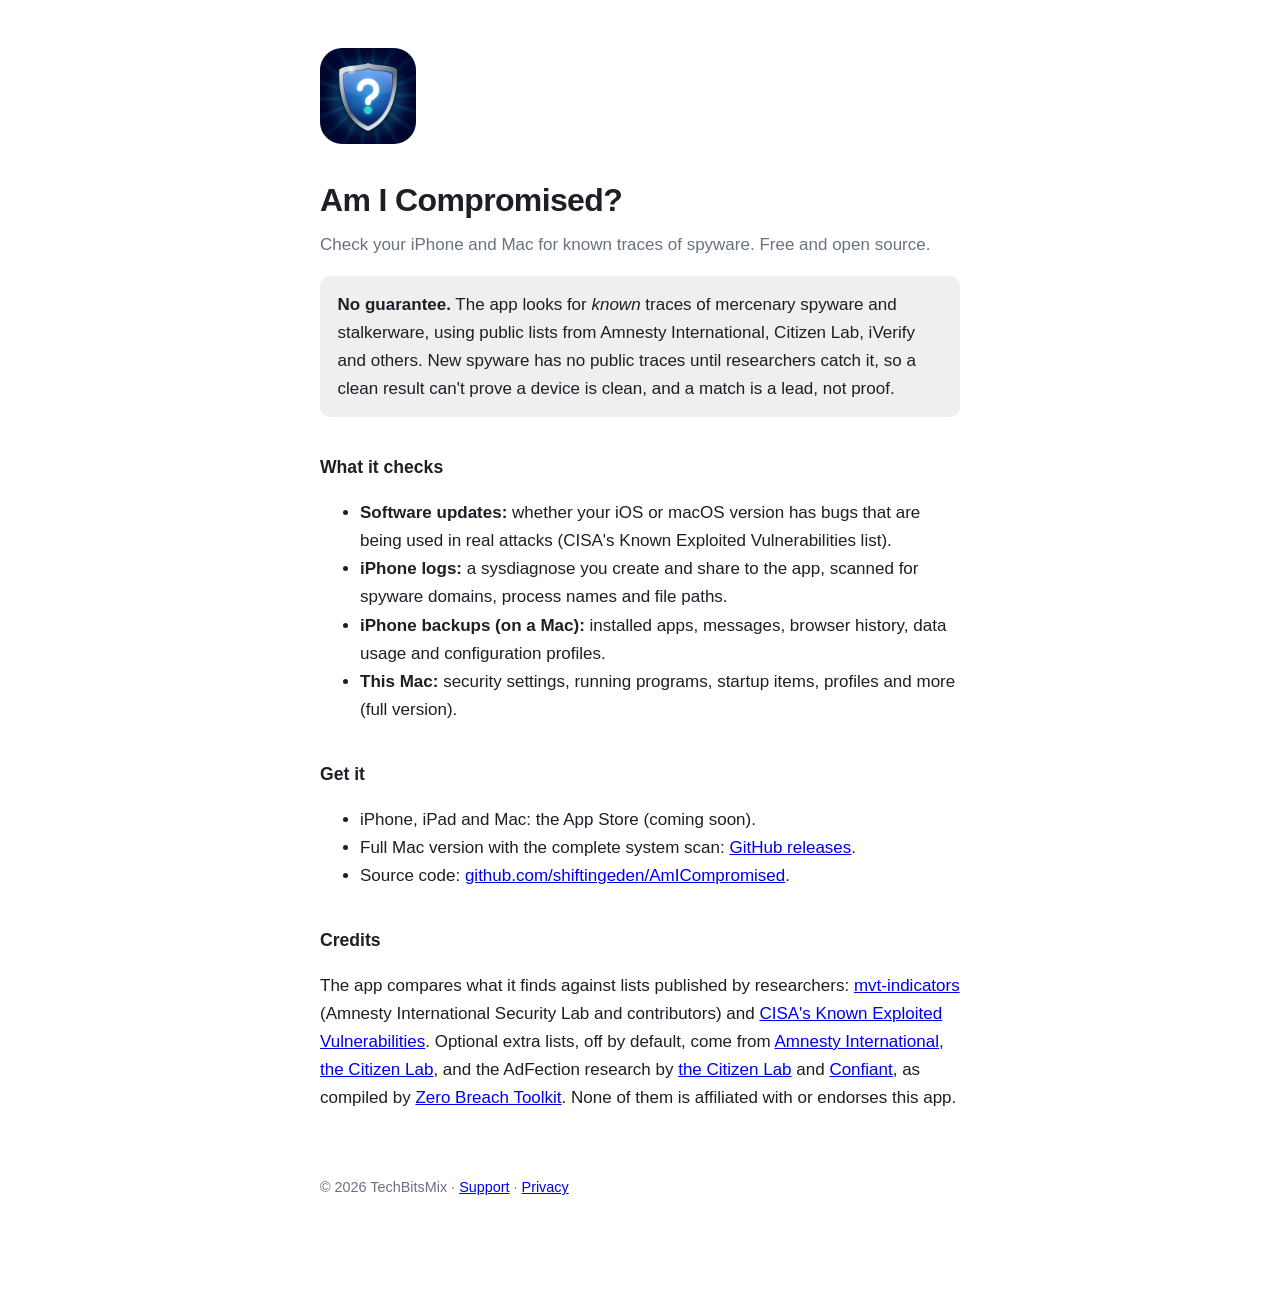
<file: docs/index.html>
<!DOCTYPE html>
<html lang="en">
<head>
<meta charset="utf-8">
<meta name="viewport" content="width=device-width, initial-scale=1">
<title>Am I Compromised?</title>
<link rel="stylesheet" href="style.css">
</head>
<body>
<img class="icon" src="icon.png" alt="">
<h1>Am I Compromised?</h1>
<p class="sub">Check your iPhone and Mac for known traces of spyware. Free and open source.</p>

<div class="highlight">
  <strong>No guarantee.</strong> The app looks for <em>known</em> traces of mercenary spyware and stalkerware, using public lists from Amnesty International, Citizen Lab, iVerify and others. New spyware has no public traces until researchers catch it, so a clean result can't prove a device is clean, and a match is a lead, not proof.
</div>

<h2>What it checks</h2>
<ul>
  <li><strong>Software updates:</strong> whether your iOS or macOS version has bugs that are being used in real attacks (CISA's Known Exploited Vulnerabilities list).</li>
  <li><strong>iPhone logs:</strong> a sysdiagnose you create and share to the app, scanned for spyware domains, process names and file paths.</li>
  <li><strong>iPhone backups (on a Mac):</strong> installed apps, messages, browser history, data usage and configuration profiles.</li>
  <li><strong>This Mac:</strong> security settings, running programs, startup items, profiles and more (full version).</li>
</ul>

<h2>Get it</h2>
<ul>
  <li>iPhone, iPad and Mac: the App Store (coming soon).</li>
  <li>Full Mac version with the complete system scan: <a href="https://github.com/shiftingeden/AmICompromised/releases/latest">GitHub releases</a>.</li>
  <li>Source code: <a href="https://github.com/shiftingeden/AmICompromised">github.com/shiftingeden/AmICompromised</a>.</li>
</ul>

<h2>Credits</h2>
<p>The app compares what it finds against lists published by researchers:
<a href="https://github.com/mvt-project/mvt-indicators">mvt-indicators</a> (Amnesty International Security Lab and contributors) and
<a href="https://www.cisa.gov/known-exploited-vulnerabilities-catalog">CISA's Known Exploited Vulnerabilities</a>.
Optional extra lists, off by default, come from
<a href="https://github.com/AmnestyTech/investigations">Amnesty International</a>,
<a href="https://github.com/citizenlab/malware-indicators">the Citizen Lab</a>, and the AdFection research by
<a href="https://citizenlab.ca/research/how-discover-tech-turned-targeted-ads-into-a-pipeline-for-spyware/">the Citizen Lab</a> and
<a href="https://blog.confiant.com/p/adint-weaponized-ad-tech-for-zero-click-spyware-and-mass-identity-vacuuming">Confiant</a>,
as compiled by <a href="https://github.com/interplains/Zero-Breach-Toolkit">Zero Breach Toolkit</a>.
None of them is affiliated with or endorses this app.</p>

<footer>© 2026 TechBitsMix · <a href="support.html">Support</a> · <a href="privacy.html">Privacy</a></footer>
</body>
</html>
</file>
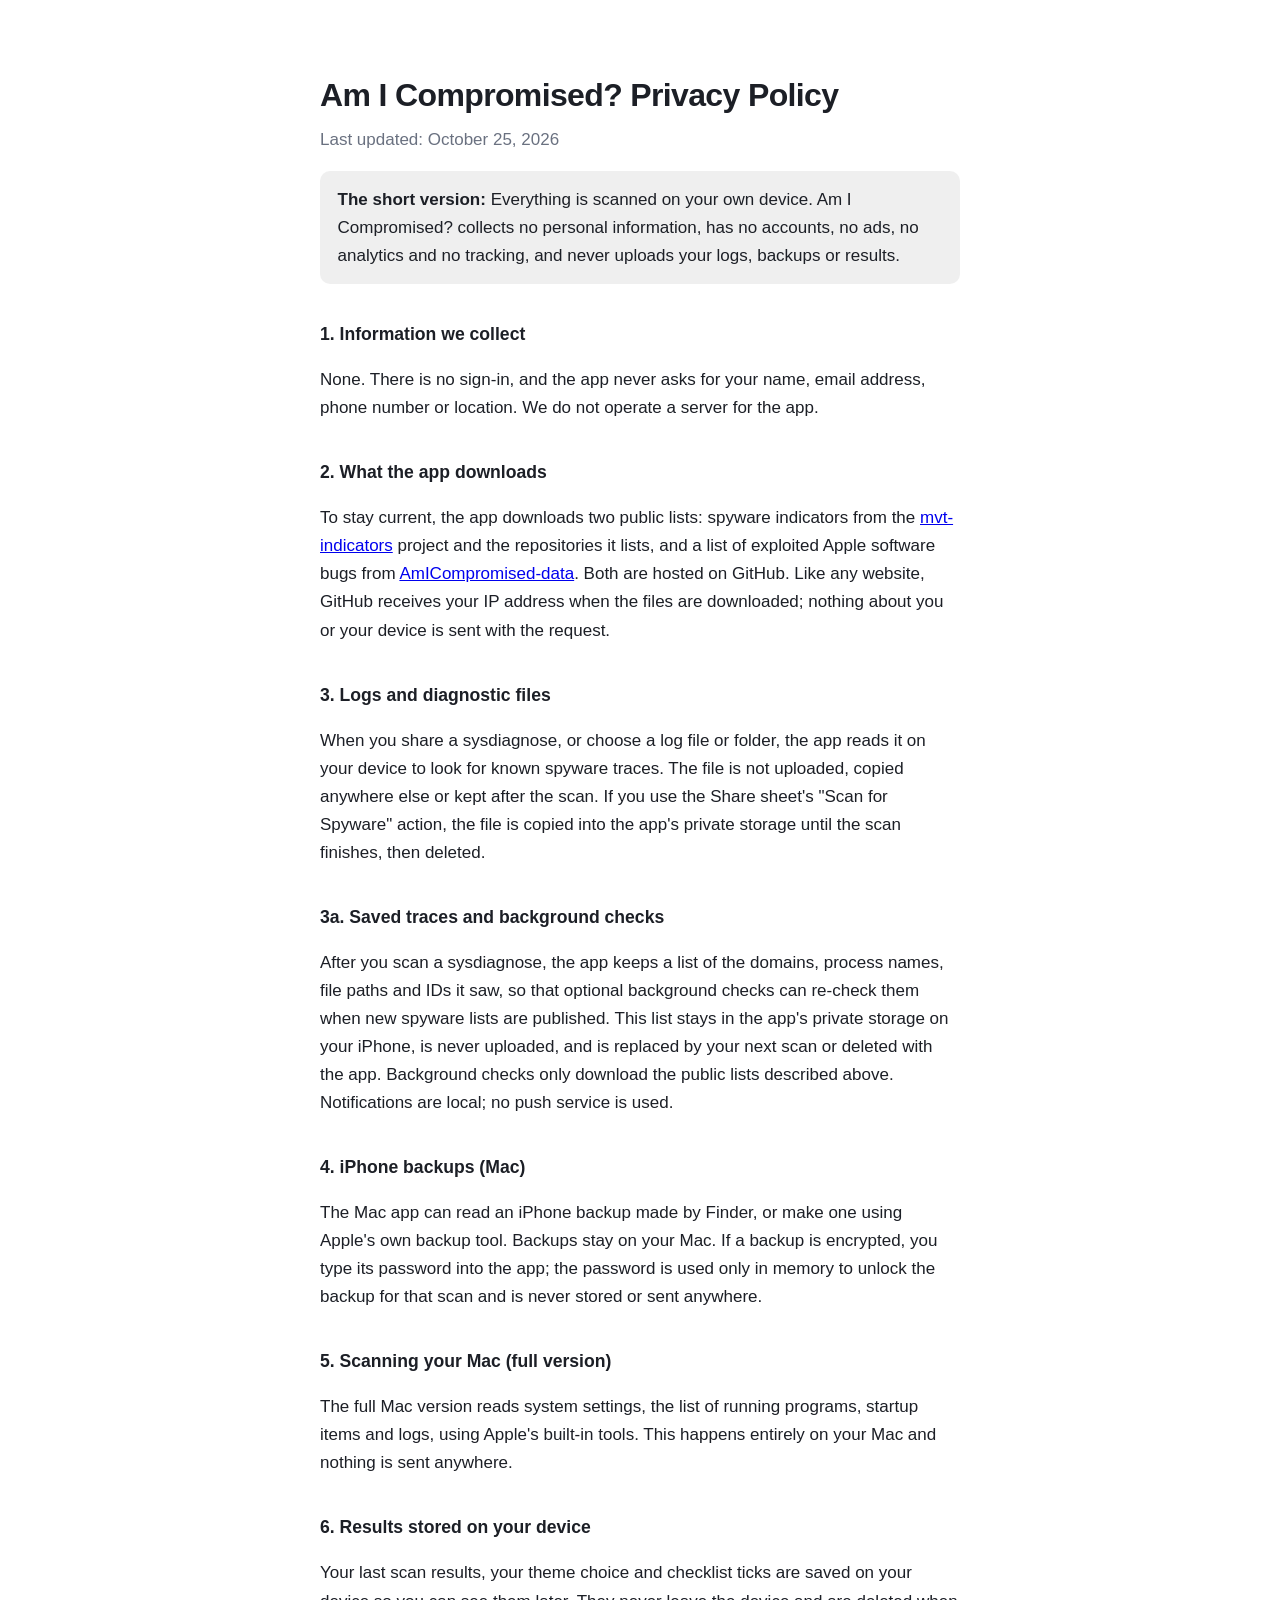
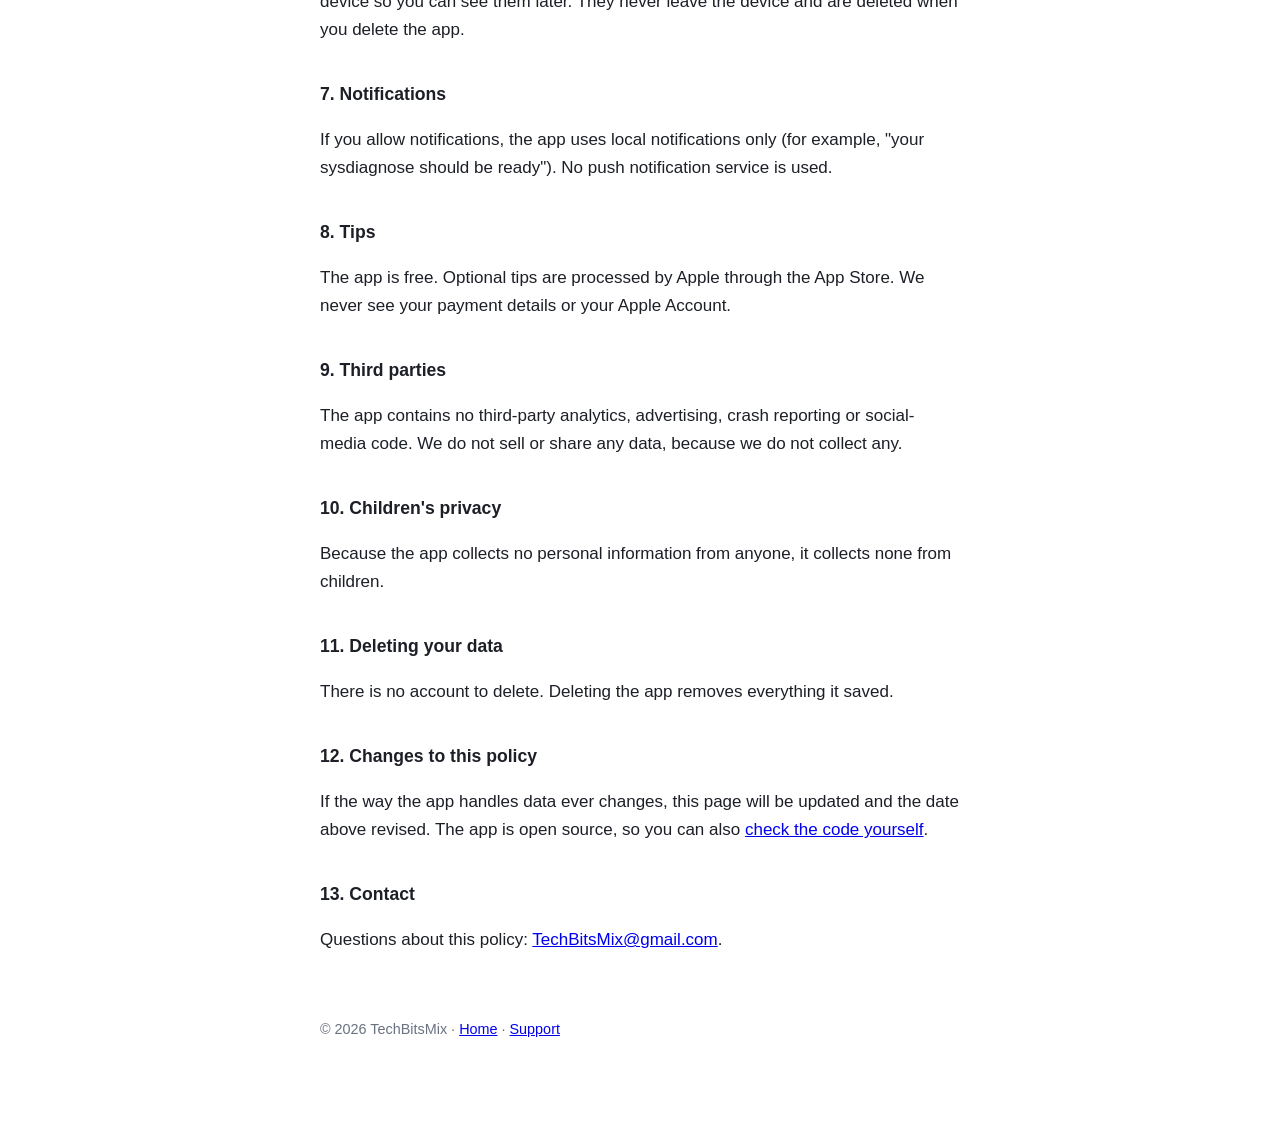
<file: docs/privacy.html>
<!DOCTYPE html>
<html lang="en">
<head>
<meta charset="utf-8">
<meta name="viewport" content="width=device-width, initial-scale=1">
<title>Am I Compromised? — Privacy Policy</title>
<link rel="stylesheet" href="style.css">
</head>
<body>
<h1>Am I Compromised? Privacy Policy</h1>
<p class="sub">Last updated: October 25, 2026</p>

<div class="highlight">
  <strong>The short version:</strong> Everything is scanned on your own device. Am I Compromised? collects no personal information, has no accounts, no ads, no analytics and no tracking, and never uploads your logs, backups or results.
</div>

<h2>1. Information we collect</h2>
<p>None. There is no sign-in, and the app never asks for your name, email address, phone number or location. We do not operate a server for the app.</p>

<h2>2. What the app downloads</h2>
<p>To stay current, the app downloads two public lists: spyware indicators from the <a href="https://github.com/mvt-project/mvt-indicators">mvt-indicators</a> project and the repositories it lists, and a list of exploited Apple software bugs from <a href="https://github.com/shiftingeden/AmICompromised-data">AmICompromised-data</a>. Both are hosted on GitHub. Like any website, GitHub receives your IP address when the files are downloaded; nothing about you or your device is sent with the request.</p>

<h2>3. Logs and diagnostic files</h2>
<p>When you share a sysdiagnose, or choose a log file or folder, the app reads it on your device to look for known spyware traces. The file is not uploaded, copied anywhere else or kept after the scan. If you use the Share sheet's "Scan for Spyware" action, the file is copied into the app's private storage until the scan finishes, then deleted.</p>

<h2>3a. Saved traces and background checks</h2>
<p>After you scan a sysdiagnose, the app keeps a list of the domains, process names, file paths and IDs it saw, so that optional background checks can re-check them when new spyware lists are published. This list stays in the app's private storage on your iPhone, is never uploaded, and is replaced by your next scan or deleted with the app. Background checks only download the public lists described above. Notifications are local; no push service is used.</p>

<h2>4. iPhone backups (Mac)</h2>
<p>The Mac app can read an iPhone backup made by Finder, or make one using Apple's own backup tool. Backups stay on your Mac. If a backup is encrypted, you type its password into the app; the password is used only in memory to unlock the backup for that scan and is never stored or sent anywhere.</p>

<h2>5. Scanning your Mac (full version)</h2>
<p>The full Mac version reads system settings, the list of running programs, startup items and logs, using Apple's built-in tools. This happens entirely on your Mac and nothing is sent anywhere.</p>

<h2>6. Results stored on your device</h2>
<p>Your last scan results, your theme choice and checklist ticks are saved on your device so you can see them later. They never leave the device and are deleted when you delete the app.</p>

<h2>7. Notifications</h2>
<p>If you allow notifications, the app uses local notifications only (for example, "your sysdiagnose should be ready"). No push notification service is used.</p>

<h2>8. Tips</h2>
<p>The app is free. Optional tips are processed by Apple through the App Store. We never see your payment details or your Apple Account.</p>

<h2>9. Third parties</h2>
<p>The app contains no third-party analytics, advertising, crash reporting or social-media code. We do not sell or share any data, because we do not collect any.</p>

<h2>10. Children's privacy</h2>
<p>Because the app collects no personal information from anyone, it collects none from children.</p>

<h2>11. Deleting your data</h2>
<p>There is no account to delete. Deleting the app removes everything it saved.</p>

<h2>12. Changes to this policy</h2>
<p>If the way the app handles data ever changes, this page will be updated and the date above revised. The app is open source, so you can also <a href="https://github.com/shiftingeden/AmICompromised">check the code yourself</a>.</p>

<h2>13. Contact</h2>
<p>Questions about this policy: <a href="mailto:TechBitsMix@gmail.com">TechBitsMix@gmail.com</a>.</p>

<footer>© 2026 TechBitsMix · <a href="index.html">Home</a> · <a href="support.html">Support</a></footer>
</body>
</html>
</file>
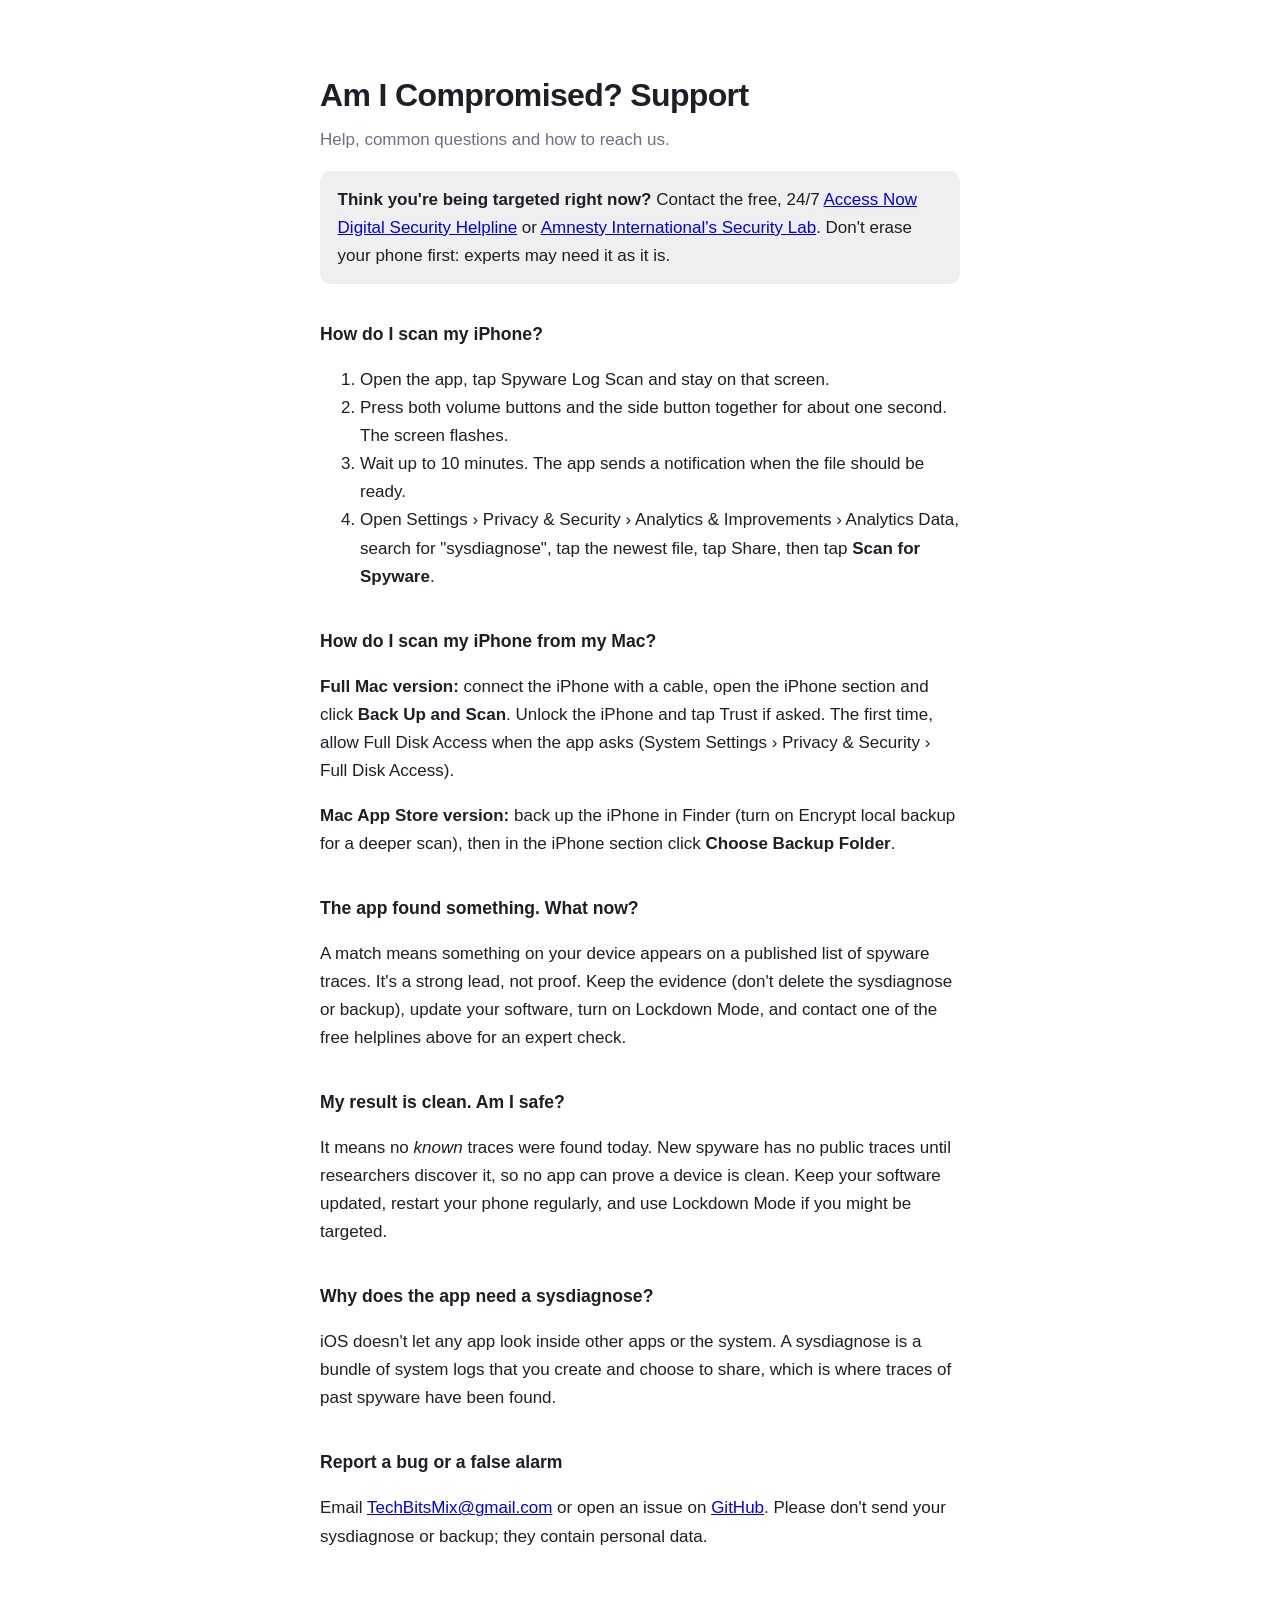
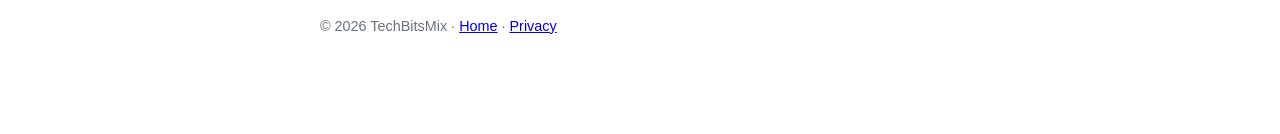
<file: docs/support.html>
<!DOCTYPE html>
<html lang="en">
<head>
<meta charset="utf-8">
<meta name="viewport" content="width=device-width, initial-scale=1">
<title>Am I Compromised? — Support</title>
<link rel="stylesheet" href="style.css">
</head>
<body>
<h1>Am I Compromised? Support</h1>
<p class="sub">Help, common questions and how to reach us.</p>

<div class="highlight">
  <strong>Think you're being targeted right now?</strong> Contact the free, 24/7 <a href="https://www.accessnow.org/help/">Access Now Digital Security Helpline</a> or <a href="https://securitylab.amnesty.org/get-help/">Amnesty International's Security Lab</a>. Don't erase your phone first: experts may need it as it is.
</div>

<h2>How do I scan my iPhone?</h2>
<ol>
  <li>Open the app, tap Spyware Log Scan and stay on that screen.</li>
  <li>Press both volume buttons and the side button together for about one second. The screen flashes.</li>
  <li>Wait up to 10 minutes. The app sends a notification when the file should be ready.</li>
  <li>Open Settings › Privacy &amp; Security › Analytics &amp; Improvements › Analytics Data, search for "sysdiagnose", tap the newest file, tap Share, then tap <strong>Scan for Spyware</strong>.</li>
</ol>

<h2>How do I scan my iPhone from my Mac?</h2>
<p><strong>Full Mac version:</strong> connect the iPhone with a cable, open the iPhone section and click <strong>Back Up and Scan</strong>. Unlock the iPhone and tap Trust if asked. The first time, allow Full Disk Access when the app asks (System Settings › Privacy &amp; Security › Full Disk Access).</p>
<p><strong>Mac App Store version:</strong> back up the iPhone in Finder (turn on Encrypt local backup for a deeper scan), then in the iPhone section click <strong>Choose Backup Folder</strong>.</p>

<h2>The app found something. What now?</h2>
<p>A match means something on your device appears on a published list of spyware traces. It's a strong lead, not proof. Keep the evidence (don't delete the sysdiagnose or backup), update your software, turn on Lockdown Mode, and contact one of the free helplines above for an expert check.</p>

<h2>My result is clean. Am I safe?</h2>
<p>It means no <em>known</em> traces were found today. New spyware has no public traces until researchers discover it, so no app can prove a device is clean. Keep your software updated, restart your phone regularly, and use Lockdown Mode if you might be targeted.</p>

<h2>Why does the app need a sysdiagnose?</h2>
<p>iOS doesn't let any app look inside other apps or the system. A sysdiagnose is a bundle of system logs that you create and choose to share, which is where traces of past spyware have been found.</p>

<h2>Report a bug or a false alarm</h2>
<p>Email <a href="mailto:TechBitsMix@gmail.com">TechBitsMix@gmail.com</a> or open an issue on <a href="https://github.com/shiftingeden/AmICompromised/issues">GitHub</a>. Please don't send your sysdiagnose or backup; they contain personal data.</p>

<footer>© 2026 TechBitsMix · <a href="index.html">Home</a> · <a href="privacy.html">Privacy</a></footer>
</body>
</html>
</file>
<file: docs/style.css>
:root { color-scheme: light dark; }
body {
  font: 17px/1.65 -apple-system, BlinkMacSystemFont, "Segoe UI", Roboto, sans-serif;
  max-width: 40rem; margin: 0 auto; padding: 3rem 1.25rem 6rem;
  color: #1c1f26; background: #fff;
}
@media (prefers-color-scheme: dark) { body { color: #e8eaee; background: #14161a; } a { color: #6aa8ff; } }
h1 { font-size: 2rem; letter-spacing: -0.02em; margin-bottom: 0.25rem; }
h2 { font-size: 1.1rem; margin-top: 2.25rem; }
.sub { color: #6a7180; margin-top: 0; }
.highlight { background: rgba(127,127,127,0.12); border-radius: 10px; padding: 0.9rem 1.1rem; }
.icon { width: 96px; height: 96px; border-radius: 22px; }
footer { margin-top: 4rem; color: #6a7180; font-size: 0.9rem; }
</file>
